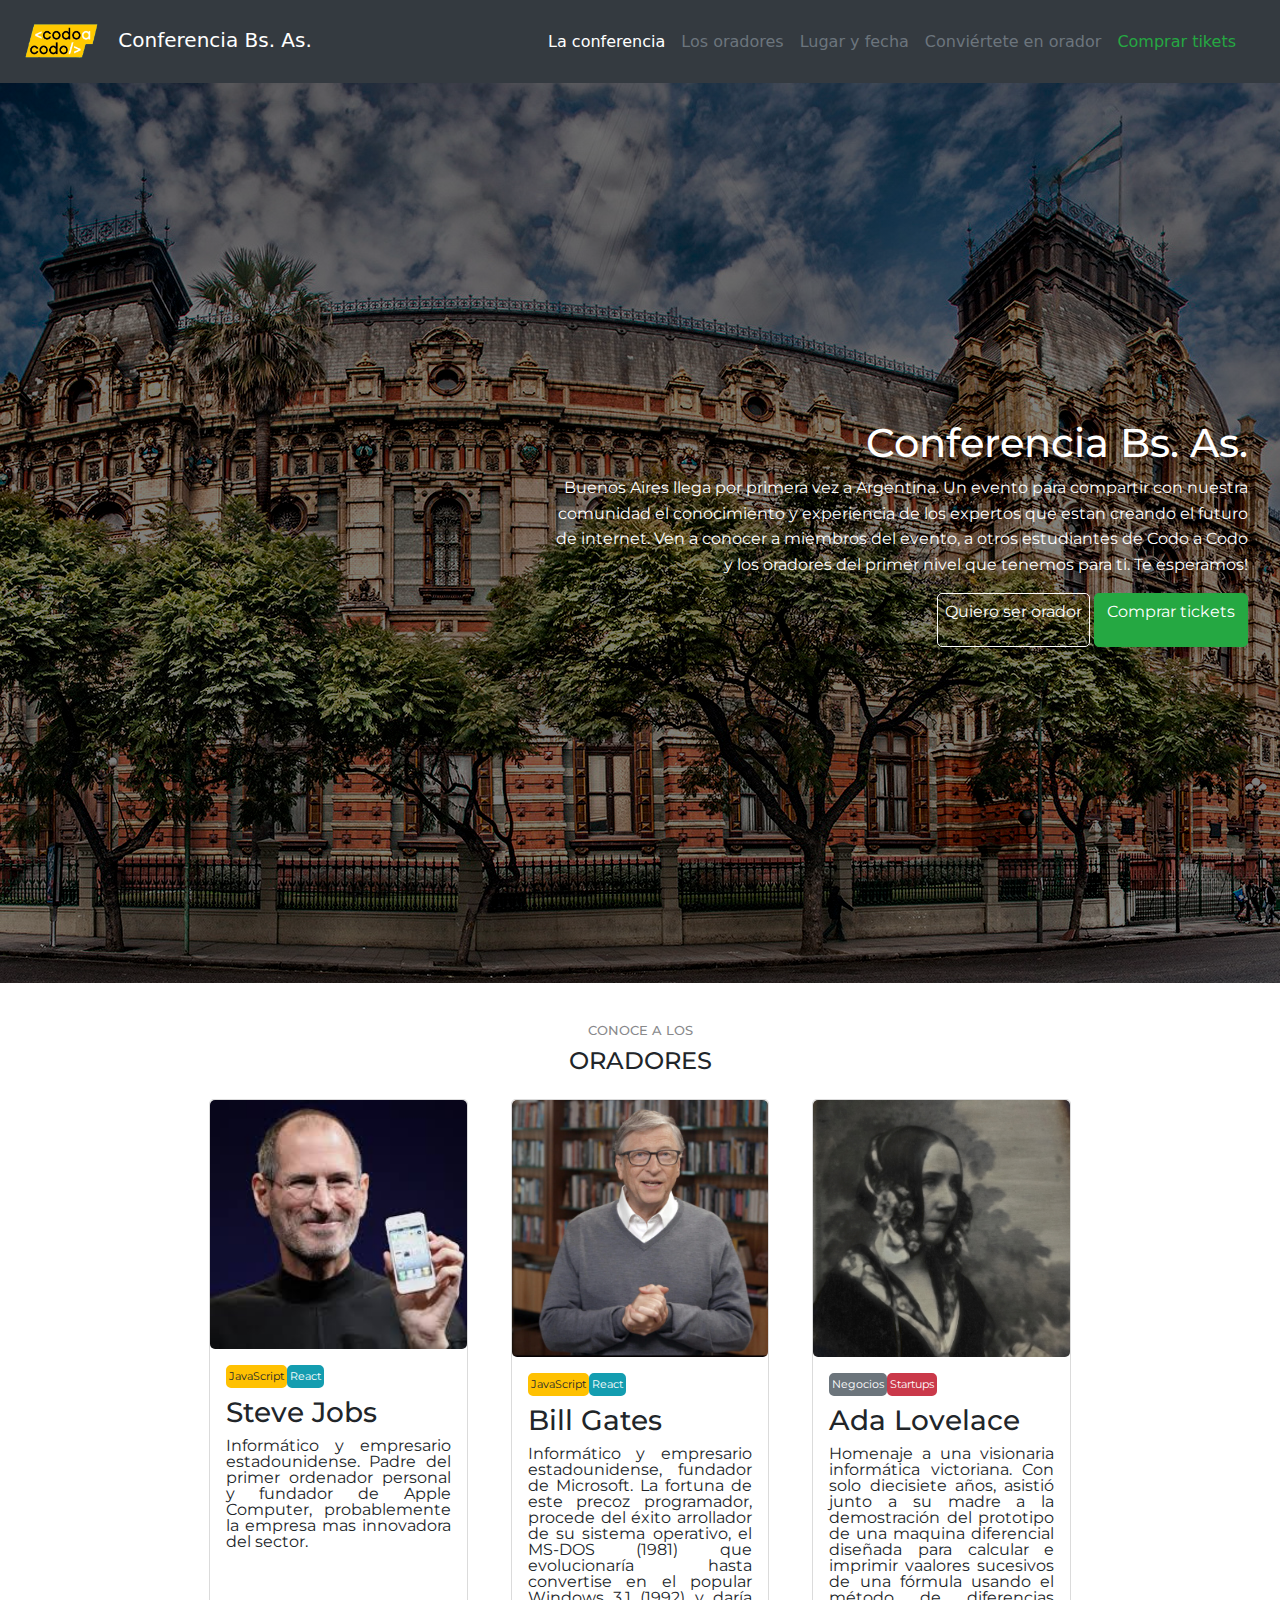
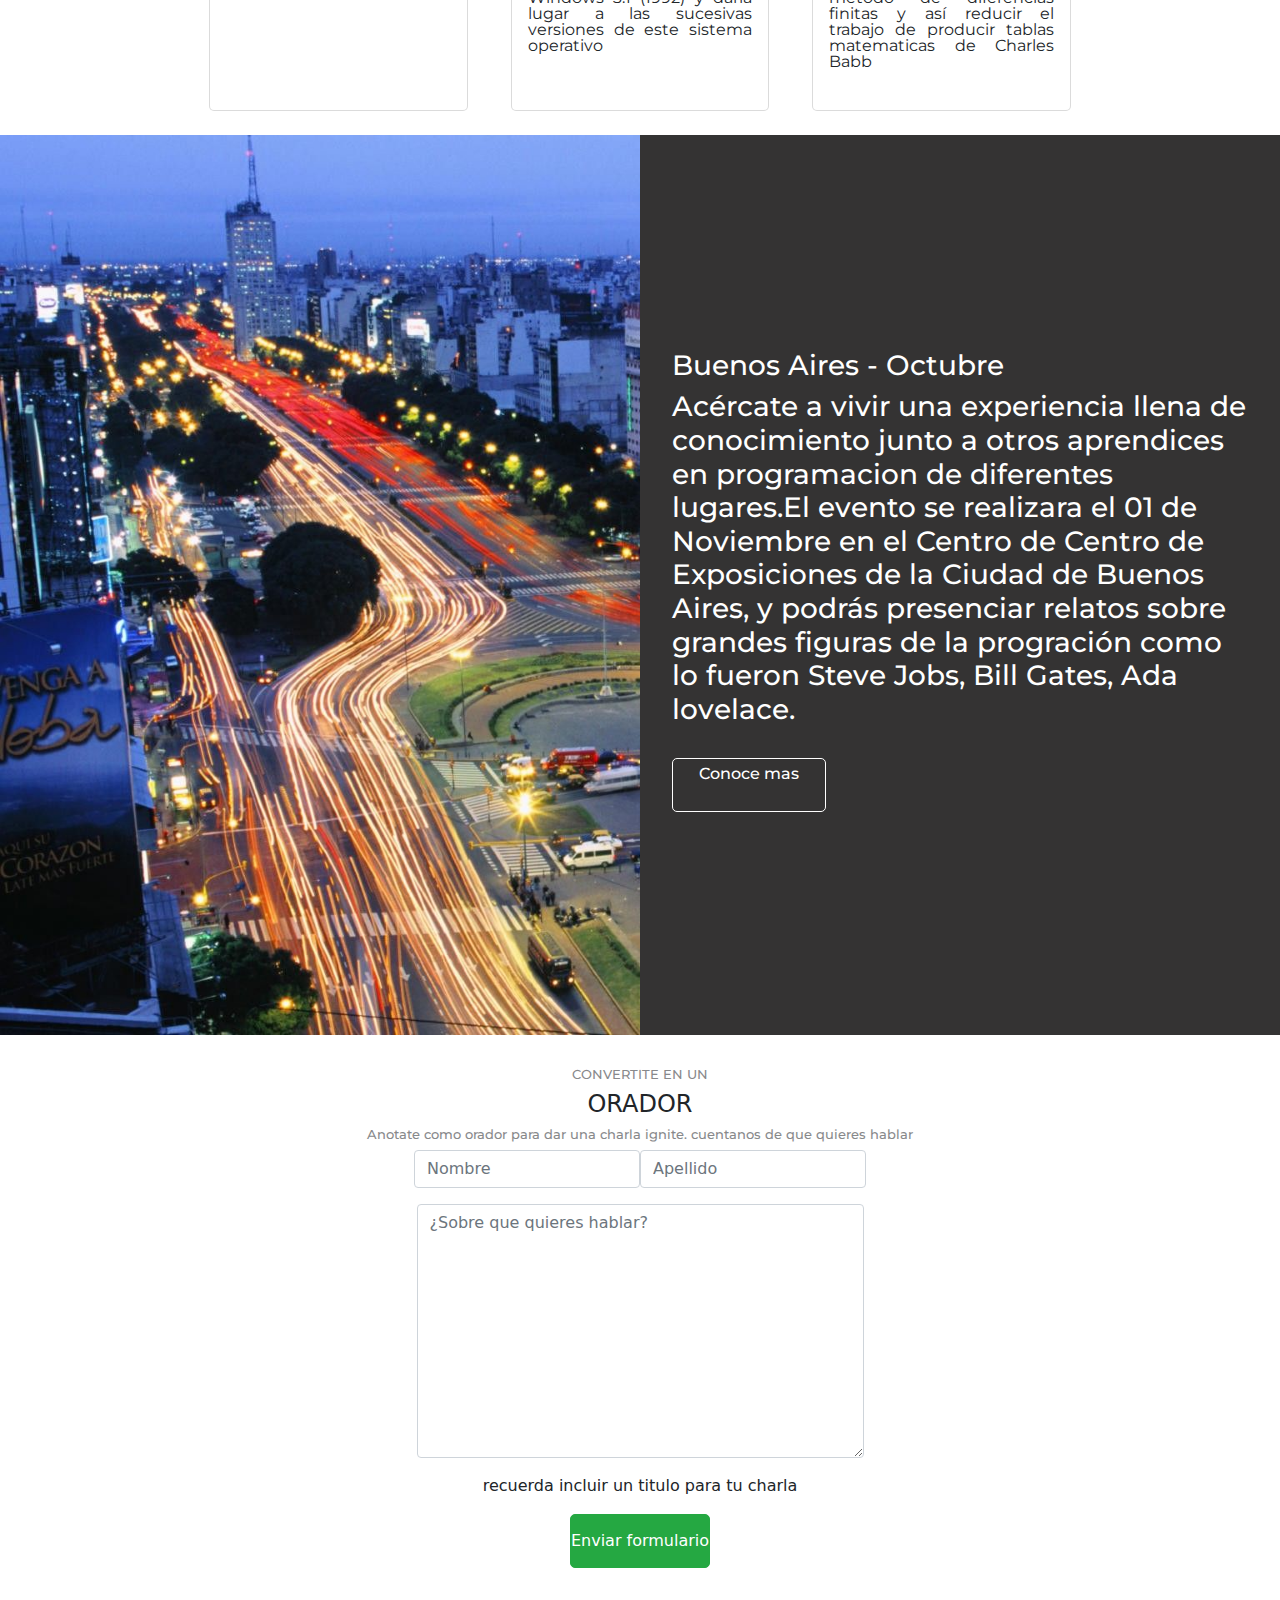
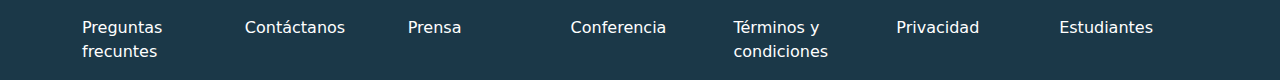
<file: Index.html>
<!DOCTYPE html>
<html lang="es">
    <head>
        <meta charset="UTF-8">
        <meta http-equiv="X-UA-Compatible" content="IE=edge">
        <meta name="viewport" content="width=device-width, initial-scale=1.0">
        <title> La conferencia  </title>
        <link rel= "shorcut icon" href="">
        <link rel="stylesheet" href="./css/bootstrap.min.css">
        

        <link rel="stylesheet" href="./css/estilos.css">
    </head>
    <body>
       <!-- <header class="header_flex">
           <div class="logo">
                <img class="img_logo" src="./assets/images/codoacodo.png" alt="Logo de codo a codo"  loading="lazy"> 
                <h2 class="texto_h2">Conferencia Bs. As.</h2>
           </div>
           
             <nav class="navegador">
                <a  class="link" href="#">La conferencia</a>
                 <a class="link gris" href="#oradores"> Los oradores</a>
                 <a  class="link gris" href="#lugar_y_fecha"> Lugar y fecha </a>
                 <a  class="link gris" href="#contactanos"> Conviértete en orador</a>
                 <a  class="link_ticket" href="./peges/comprar_tickets.html"> Comprar tikets</a>
            </nav>
        </header>-->
        
        <header >
            <nav class="navbar navbar-expand-lg bg_gris">
                <div class="container-fluid">
                  <a class="navbar-brand text-white" href="#">
                    <img src="./assets/images/codoacodo.png" alt="Logo de codo a cod " width="100" loading="lazy" >
                    Conferencia Bs. As.
                </a>
                  <button class="navbar-toggler" type="button" data-bs-toggle="collapse" data-bs-target="#navbarSupportedContent" aria-controls="navbarSupportedContent" aria-expanded="false" aria-label="Toggle navigation">
                    <span class="navbar-toggler-icon"></span>
                  </button>
                  <div class="collapse navbar-collapse" id="navbarSupportedContent">
                    <ul class="navbar-nav me-auto mb-2 mb-lg-0 justificado_final  pe-4 ">
                      <li class="nav-item">
                        <a class="nav-link active text-white" aria-current="page" href="#">La conferencia</a>
                      <li class="nav item"><a  class="nav-link text-muted" href="#oradores"> Los oradores</a></li>
                      <li class="nav item"><a  class="nav-link text-muted" href="#lugar_y_fecha"> Lugar y fecha </a></li>
                      <li class="nav item"><a  class="nav-link text-muted" href="#contactanos"> Conviértete en orador</a></li>
                      <li class="nav item "><a  class="nav-link link_ticket" href="./peges/comprar_tickets.html"> Comprar tikets</a></li>

                      
        
                      
                  </div>
                </div>
              </nav>
        </header>
        
        <main>
            <section class="section_principal">
                
                <div class="contenido_principal"> 
                     <h1> Conferencia Bs. As.</h1>
                    <p> Buenos Aires llega por primera vez a Argentina. Un evento para compartir con nuestra comunidad el conocimiento y experiencia de los expertos que estan creando el futuro de internet. Ven a conocer a miembros del evento, a otros estudiantes de Codo a Codo y los oradores del primer nivel que tenemos para ti. Te esperamos!
                        
                    </p>
                    
                   <div class="caja_links">
                    <a class="link inline_block" href="#contactanos"> Quiero ser orador </a>
                    <a class="link inline_block green" href="./peges/comprar_tickets.html"> Comprar tickets</a>
                </div>
                </div>
              
            </section>
        </main>

        <section class="tarjetas" id="oradores">
            <div class="titulo_tarjetas">
                <h2 class="textos_h2">CONOCE A LOS </h2>
                <h3 class="textos_h3">ORADORES</h3> 
            </div>
            <div class="padre_de_tarjetas">
                <div class="tarjeta_flex">
                    <div class="tarjeta">
                        <img class="tarjeta_imagen" src="./assets/images/steve.jpg" alt=" Steve Jobs" width= "300"  loading="lazy">
                        <div class="tarjeta_contenido">
                            <div class="etiquetas"><div class="java">JavaScript</div>  <div class=react>React</div></div>
                            <h3 class="h3"> Steve Jobs</h3>
                            <div class="tarjeta_parrafo"><p> Informático y empresario estadounidense. Padre del primer ordenador personal  y fundador de Apple Computer, probablemente la empresa mas innovadora del sector.
                            </p> </div>
                        </div>
                            
                       
                    </div>
            
                    <div class="tarjeta">
                        <img class="tarjeta_imagen" src="./assets/images/bill.jpg" alt=" Bill Gates" width= "300" loading="lazy"> 
                        <div class="tarjeta_contenido">
                            <div class="etiquetas"><div class="java">JavaScript</div>  <div class=react>React</div></div>
                            <h3 class="h3"> Bill Gates</h3>
                            <div class="tarjeta_parrafo"><p> Informático y empresario estadounidense, fundador de Microsoft. La fortuna de este precoz programador, procede del éxito arrollador de su sistema operativo, el MS-DOS (1981) que evolucionaría hasta convertise en el popular Windows 3.1 (1992) y daría lugar a las sucesivas versiones de este sistema operativo</p>
                            </div>
                        </div>
                                
                        
                    </div>
            
                    <div class="tarjeta">
                        <img class="tarjeta_imagen" src="./assets/images/ada.jpeg" alt="Ada Lovelace"width= "300" loading="lazy"> 
                        <div class="tarjeta_contenido">
                            <div class="etiquetas"><div class="neg">Negocios</div>  <div class= star>Startups</div></div>
                            <h3 class="h3"> Ada Lovelace</h3>
                            
                            <div class="tarjeta_parrafo"><p>Homenaje a una visionaria informática victoriana. Con solo diecisiete años, asistió junto a su madre a la demostración del prototipo de una maquina diferencial diseñada para calcular  e imprimir vaalores sucesivos de una fórmula usando el método de diferencias finitas y así reducir el trabajo de producir tablas matematicas de Charles Babb </p>
                            </div>
                        
                        </div>                                                       
                    </div>
                </div>
            </div>           
</section>
<section class="section_dividida" id="lugar_y_fecha">
    <div class="img_izq">

    </div>

    <div class="contenido_dere"> 
           
        <div class="tex_dere posicionamiento"><h3> Buenos Aires - Octubre <h3>
            <p> Acércate a vivir una experiencia llena de conocimiento junto a otros aprendices en programacion de diferentes lugares.El evento se realizara el 01 de Noviembre en el Centro de Centro de Exposiciones de la Ciudad de Buenos Aires, y podrás presenciar relatos sobre grandes figuras de la progración como lo fueron Steve Jobs, Bill Gates, Ada lovelace.</p>
            <a class= " link caja_links inline_block" href=""> Conoce mas </a></div>
        
    </div>
</section>


<!--
<section class="formulario" id="contactanos">
    <h3 class="textos_h2">CONVERTITE EN UN</h3>
    <h2 class="textos_h3">ORADOR</h2>
    <h2 class="textos_h2">Anotate como orador para dar una charla ignite. cuentanos de que quieres hablar</h2>
    <form action="">

        <div>
            <input type="text" placeholder="Nombre">
            <input type="text" placeholder="Apellido">
        </div>

        <div>
            <textarea name="" id="" cols="45" rows="10" placeholder="¿Sobre que quieres hablar?"></textarea>
        </div>
        <p>recuerda incluir un titulo para tu charla </p>
        <div>
            <input type="submit" value="Enviar formulario"> 
        </div>
        
    </form>
</section>-->

<section class="formulario container" id="contactanos">
    <h3 class="textos_h2">CONVERTITE EN UN</h3>
    <h2 class="textos_h3">ORADOR</h2>
    <h2 class="textos_h2">Anotate como orador para dar una charla ignite. cuentanos de que quieres hablar</h2>
<div class="row">
    <div class="mb-3 d-flex" >
        <input type="text" class="form-control"id="exampleFormControlInput1" placeholder="Nombre">
        <input type="text" class="form-control"id="exampleFormControlInput2" placeholder="Apellido">
       
      </div>
</div>
 <div class="row">
    <div class="mb-3">
        <textarea name=""class="form-control" id="exampleFormControlTextarea1"  cols="50" rows="10" placeholder="¿Sobre que quieres hablar?"></textarea>
     </div>
 </div>   
 <p>recuerda incluir un titulo para tu charla </p>
        <div>
            <input class="green enviar" type="submit" value="Enviar formulario"> 
        </div>
  
</section> 

<footer class="bg_footer">
   <div class="container">
        <div class="row ">
            <div class="col pt-3 pb-3"><a  class= "text-white text-decoration-none"  href="">Preguntas frecuntes</a></div>
            <div class="col pt-3 pb-3"><a  class= "text-white text-decoration-none"  href="">Contáctanos</a></div>
            <div class="col pt-3 pb-3"><a  class= "text-white text-decoration-none"  href="">Prensa</a></div>
            <div class="col pt-3 pb-3"><a  class= "text-white text-decoration-none"  href="">Conferencia</a></div>
            <div class="col pt-3 pb-3"><a  class= "text-white text-decoration-none " href="">Términos y condiciones</a></div>
            <div class="col pt-3 pb-3"><a  class= "text-white text-decoration-none"  href="">Privacidad</a></div>
            <div class="col pt-3 pb-3"><a  class= "text-white text-decoration-none"   href="">Estudiantes</a></div>
        </div>
    </div>
    
  
    
</footer>
    



    <script src="./js/bootstrap.bundle.min.js"></script>

</body>
</html>
</file>
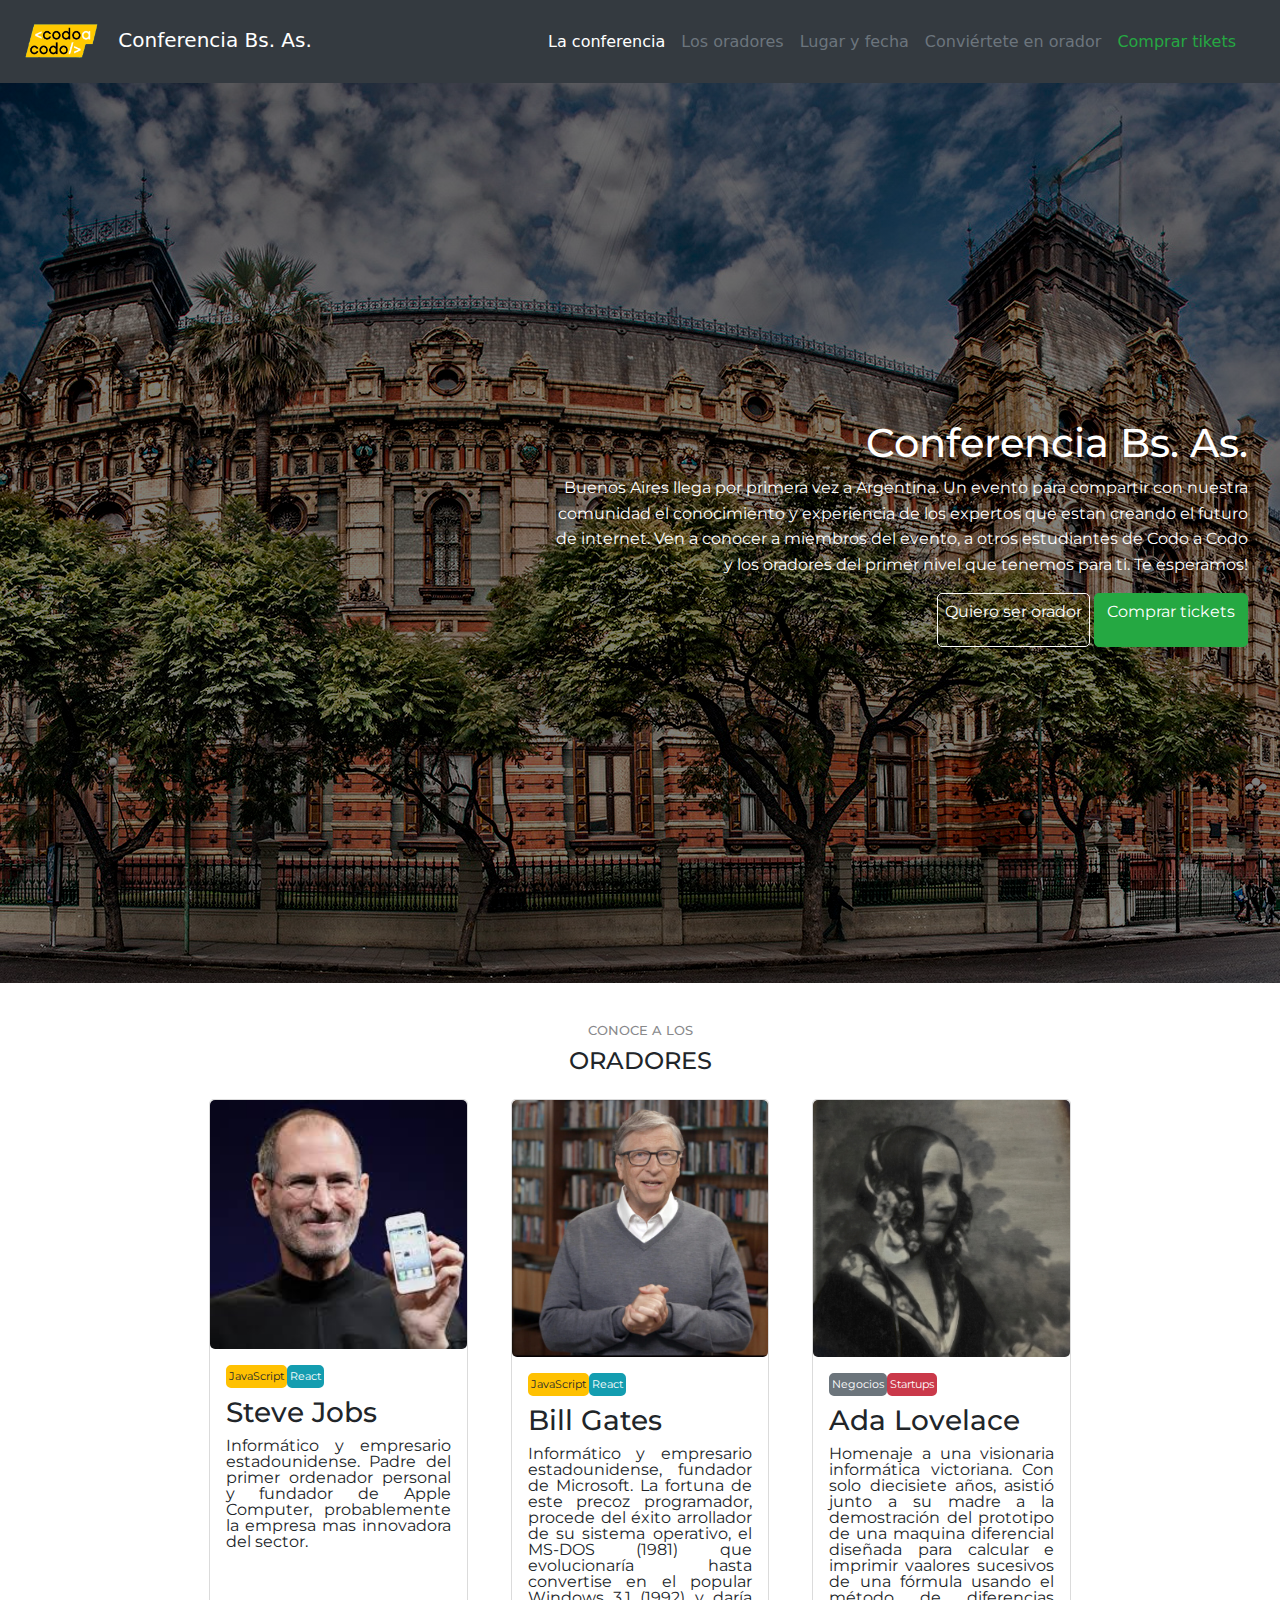
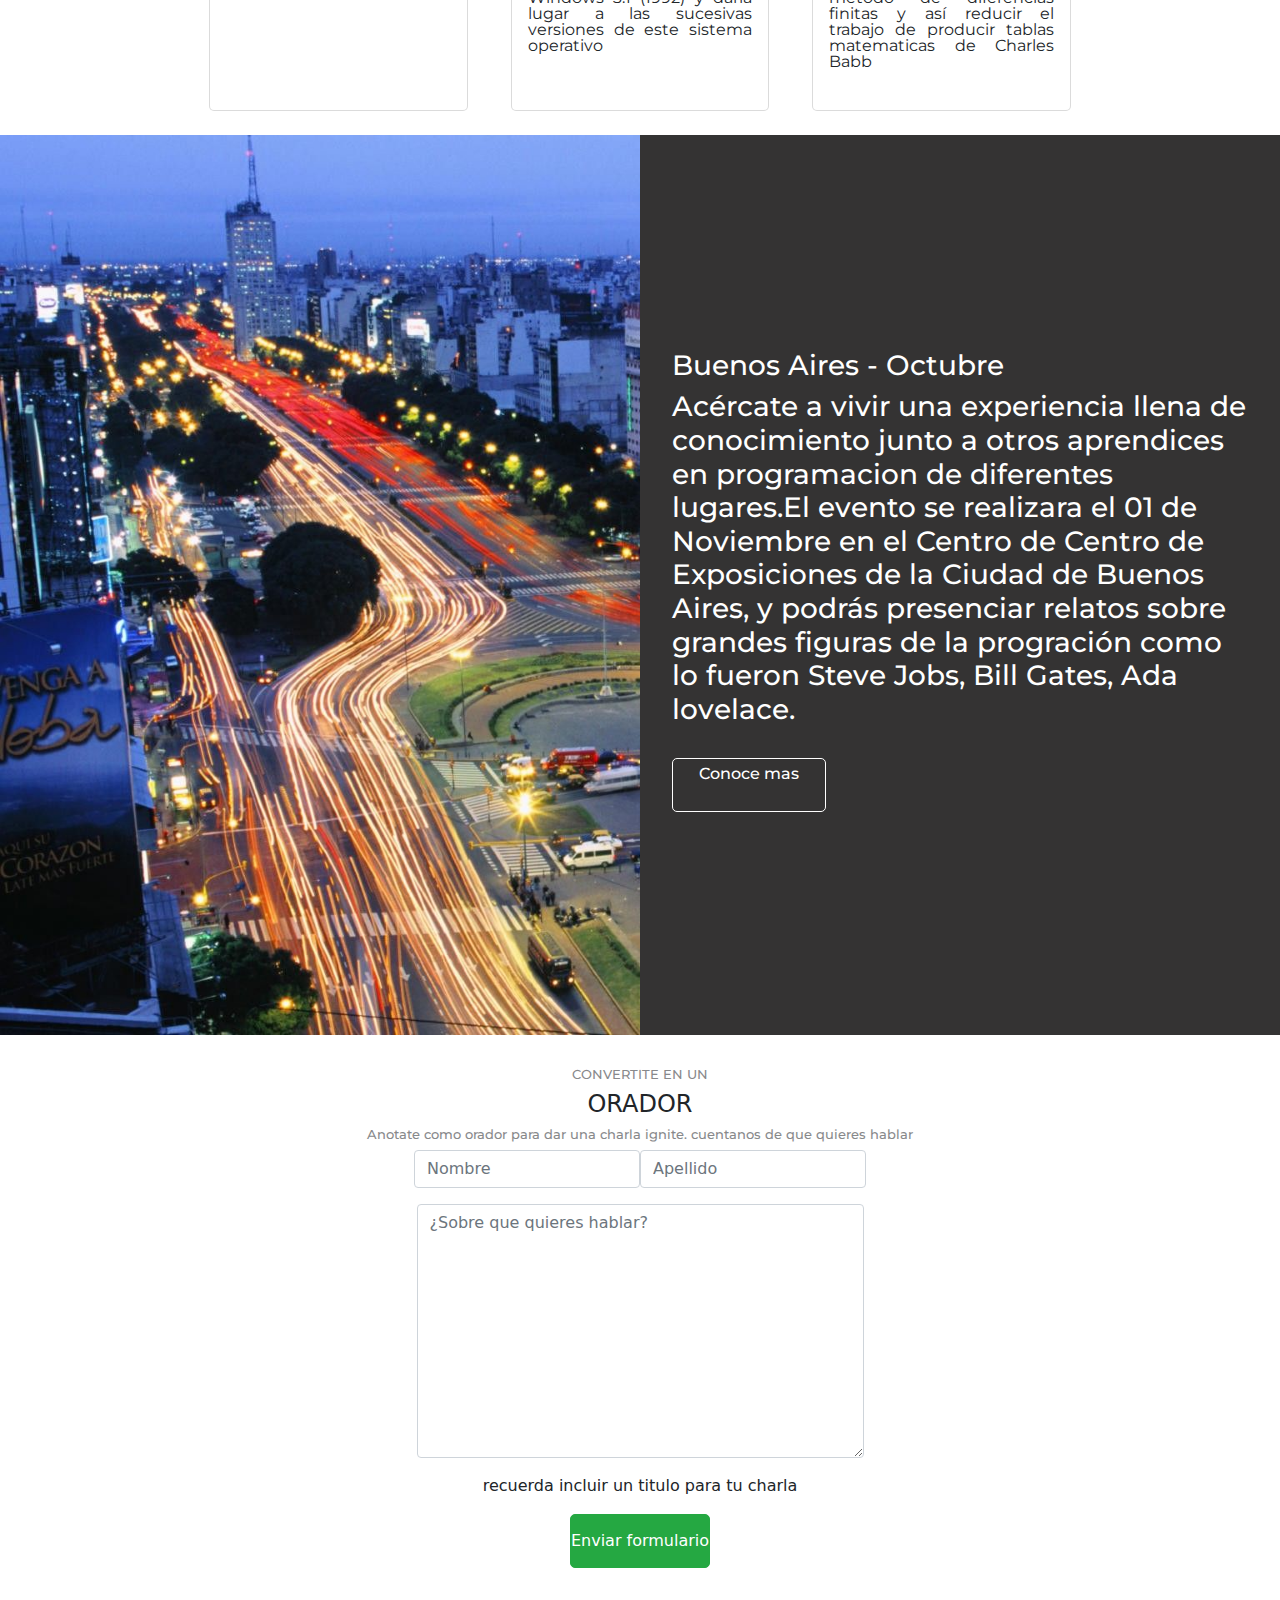
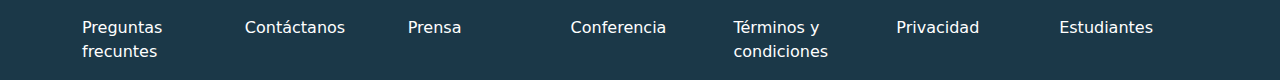
<file: Idex.html>
<!DOCTYPE html>
<html lang="es">
    <head>
        <meta charset="UTF-8">
        <meta http-equiv="X-UA-Compatible" content="IE=edge">
        <meta name="viewport" content="width=device-width, initial-scale=1.0">
        <title> Proyecto de html </title>
        <link rel= "shorcut icon" href="">
        <link rel="stylesheet" href="./css/bootstrap.min.css">
        <link rel="stylesheet" href="./css/estilos.css">
    </head>
    <body>
       <!-- <header class="header_flex">
           <div class="logo">
                <img class="img_logo" src="./assets/images/codoacodo.png" alt="Logo de codo a codo"  loading="lazy"> 
                <h2 class="texto_h2">Conferencia Bs. As.</h2>
           </div>
           
             <nav class="navegador">
                <a  class="link" href="#">La conferencia</a>
                 <a class="link gris" href="#oradores"> Los oradores</a>
                 <a  class="link gris" href="#lugar_y_fecha"> Lugar y fecha </a>
                 <a  class="link gris" href="#contactanos"> Conviértete en orador</a>
                 <a  class="link_ticket" href="./peges/comprar_tickets.html"> Comprar tikets</a>
            </nav>
        </header>-->
        
        <header >
            <nav class="navbar navbar-expand-lg bg_gris">
                <div class="container-fluid">
                  <a class="navbar-brand text-white" href="#">
                    <img src="./assets/images/codoacodo.png" alt="Logo de codo a cod " width="100" loading="lazy" >
                    Conferencia Bs. As.
                </a>
                  <button class="navbar-toggler" type="button" data-bs-toggle="collapse" data-bs-target="#navbarSupportedContent" aria-controls="navbarSupportedContent" aria-expanded="false" aria-label="Toggle navigation">
                    <span class="navbar-toggler-icon"></span>
                  </button>
                  <div class="collapse navbar-collapse" id="navbarSupportedContent">
                    <ul class="navbar-nav me-auto mb-2 mb-lg-0 justificado_final  pe-4 ">
                      <li class="nav-item">
                        <a class="nav-link active text-white" aria-current="page" href="#">La conferencia</a>
                      <li class="nav item"><a  class="nav-link text-muted" href="#oradores"> Los oradores</a></li>
                      <li class="nav item"><a  class="nav-link text-muted" href="#lugar_y_fecha"> Lugar y fecha </a></li>
                      <li class="nav item"><a  class="nav-link text-muted" href="#contactanos"> Conviértete en orador</a></li>
                      <li class="nav item "><a  class="nav-link link_ticket" href="./peges/comprar_tickets.html"> Comprar tikets</a></li>

                      
        
                      
                  </div>
                </div>
              </nav>
        </header>
        
        <main>
            <section class="section_principal">
                
                <div class="contenido_principal"> 
                     <h1> Conferencia Bs. As.</h1>
                    <p> Buenos Aires llega por primera vez a Argentina. Un evento para compartir con nuestra comunidad el conocimiento y experiencia de los expertos que estan creando el futuro de internet. Ven a conocer a miembros del evento, a otros estudiantes de Codo a Codo y los oradores del primer nivel que tenemos para ti. Te esperamos!
                        
                    </p>
                    
                   <div class="caja_links">
                    <a class="link inline_block" href="#contactanos"> Quiero ser orador </a>
                    <a class="link inline_block green" href="./peges/comprar_tickets.html"> Comprar tickets</a>
                </div>
                </div>
              
            </section>
        </main>

        <section class="tarjetas" id="oradores">
            <div class="titulo_tarjetas">
                <h2 class="textos_h2">CONOCE A LOS </h2>
                <h3 class="textos_h3">ORADORES</h3> 
            </div>
            <div class="padre_de_tarjetas">
                <div class="tarjeta_flex">
                    <div class="tarjeta">
                        <img class="tarjeta_imagen" src="./assets/images/steve.jpg" alt=" Steve Jobs" width= "300"  loading="lazy">
                        <div class="tarjeta_contenido">
                            <div class="etiquetas"><div class="java">JavaScript</div>  <div class=react>React</div></div>
                            <h3 class="h3"> Steve Jobs</h3>
                            <div class="tarjeta_parrafo"><p> Informático y empresario estadounidense. Padre del primer ordenador personal  y fundador de Apple Computer, probablemente la empresa mas innovadora del sector.
                            </p> </div>
                        </div>
                            
                       
                    </div>
            
                    <div class="tarjeta">
                        <img class="tarjeta_imagen" src="./assets/images/bill.jpg" alt=" Bill Gates" width= "300" loading="lazy"> 
                        <div class="tarjeta_contenido">
                            <div class="etiquetas"><div class="java">JavaScript</div>  <div class=react>React</div></div>
                            <h3 class="h3"> Bill Gates</h3>
                            <div class="tarjeta_parrafo"><p> Informático y empresario estadounidense, fundador de Microsoft. La fortuna de este precoz programador, procede del éxito arrollador de su sistema operativo, el MS-DOS (1981) que evolucionaría hasta convertise en el popular Windows 3.1 (1992) y daría lugar a las sucesivas versiones de este sistema operativo</p>
                            </div>
                        </div>
                                
                        
                    </div>
            
                    <div class="tarjeta">
                        <img class="tarjeta_imagen" src="./assets/images/ada.jpeg" alt="Ada Lovelace"width= "300" loading="lazy"> 
                        <div class="tarjeta_contenido">
                            <div class="etiquetas"><div class="neg">Negocios</div>  <div class= star>Startups</div></div>
                            <h3 class="h3"> Ada Lovelace</h3>
                            
                            <div class="tarjeta_parrafo"><p>Homenaje a una visionaria informática victoriana. Con solo diecisiete años, asistió junto a su madre a la demostración del prototipo de una maquina diferencial diseñada para calcular  e imprimir vaalores sucesivos de una fórmula usando el método de diferencias finitas y así reducir el trabajo de producir tablas matematicas de Charles Babb </p>
                            </div>
                        
                        </div>                                                       
                    </div>
                </div>
            </div>           
</section>
<section class="section_dividida" id="lugar_y_fecha">
    <div class="img_izq">

    </div>

    <div class="contenido_dere"> 
           
        <div class="tex_dere posicionamiento"><h3> Buenos Aires - Octubre <h3>
            <p> Acércate a vivir una experiencia llena de conocimiento junto a otros aprendices en programacion de diferentes lugares.El evento se realizara el 01 de Noviembre en el Centro de Centro de Exposiciones de la Ciudad de Buenos Aires, y podrás presenciar relatos sobre grandes figuras de la progración como lo fueron Steve Jobs, Bill Gates, Ada lovelace.</p>
            <a class= " link caja_links inline_block" href=""> Conoce mas </a></div>
        
    </div>
</section>


<!--
<section class="formulario" id="contactanos">
    <h3 class="textos_h2">CONVERTITE EN UN</h3>
    <h2 class="textos_h3">ORADOR</h2>
    <h2 class="textos_h2">Anotate como orador para dar una charla ignite. cuentanos de que quieres hablar</h2>
    <form action="">

        <div>
            <input type="text" placeholder="Nombre">
            <input type="text" placeholder="Apellido">
        </div>

        <div>
            <textarea name="" id="" cols="45" rows="10" placeholder="¿Sobre que quieres hablar?"></textarea>
        </div>
        <p>recuerda incluir un titulo para tu charla </p>
        <div>
            <input type="submit" value="Enviar formulario"> 
        </div>
        
    </form>
</section>-->

<section class="formulario container" id="contactanos">
    <h3 class="textos_h2">CONVERTITE EN UN</h3>
    <h2 class="textos_h3">ORADOR</h2>
    <h2 class="textos_h2">Anotate como orador para dar una charla ignite. cuentanos de que quieres hablar</h2>
<div class="row">
    <div class="mb-3 d-flex" >
        <input type="text" class="form-control"id="exampleFormControlInput1" placeholder="Nombre">
        <input type="text" class="form-control"id="exampleFormControlInput2" placeholder="Apellido">
       
      </div>
</div>
 <div class="row">
    <div class="mb-3">
        <textarea name=""class="form-control" id="exampleFormControlTextarea1"  cols="50" rows="10" placeholder="¿Sobre que quieres hablar?"></textarea>
     </div>
 </div>   
 <p>recuerda incluir un titulo para tu charla </p>
        <div>
            <input class="green enviar" type="submit" value="Enviar formulario"> 
        </div>
  
</section> 

<footer class="bg_footer">
   <div class="container">
        <div class="row ">
            <div class="col pt-3 pb-3"><a  class= "text-white text-decoration-none"  href="">Preguntas frecuntes</a></div>
            <div class="col pt-3 pb-3"><a  class= "text-white text-decoration-none"  href="">Contáctanos</a></div>
            <div class="col pt-3 pb-3"><a  class= "text-white text-decoration-none"  href="">Prensa</a></div>
            <div class="col pt-3 pb-3"><a  class= "text-white text-decoration-none"  href="">Conferencia</a></div>
            <div class="col pt-3 pb-3"><a  class= "text-white text-decoration-none " href="">Términos y condiciones</a></div>
            <div class="col pt-3 pb-3"><a  class= "text-white text-decoration-none"  href="">Privacidad</a></div>
            <div class="col pt-3 pb-3"><a  class= "text-white text-decoration-none"   href="">Estudiantes</a></div>
        </div>
    </div>
    
  
    
</footer>
    



    <script src="./js/bootstrap.bundle.min.js"></script>

</body>
</html>
</file>
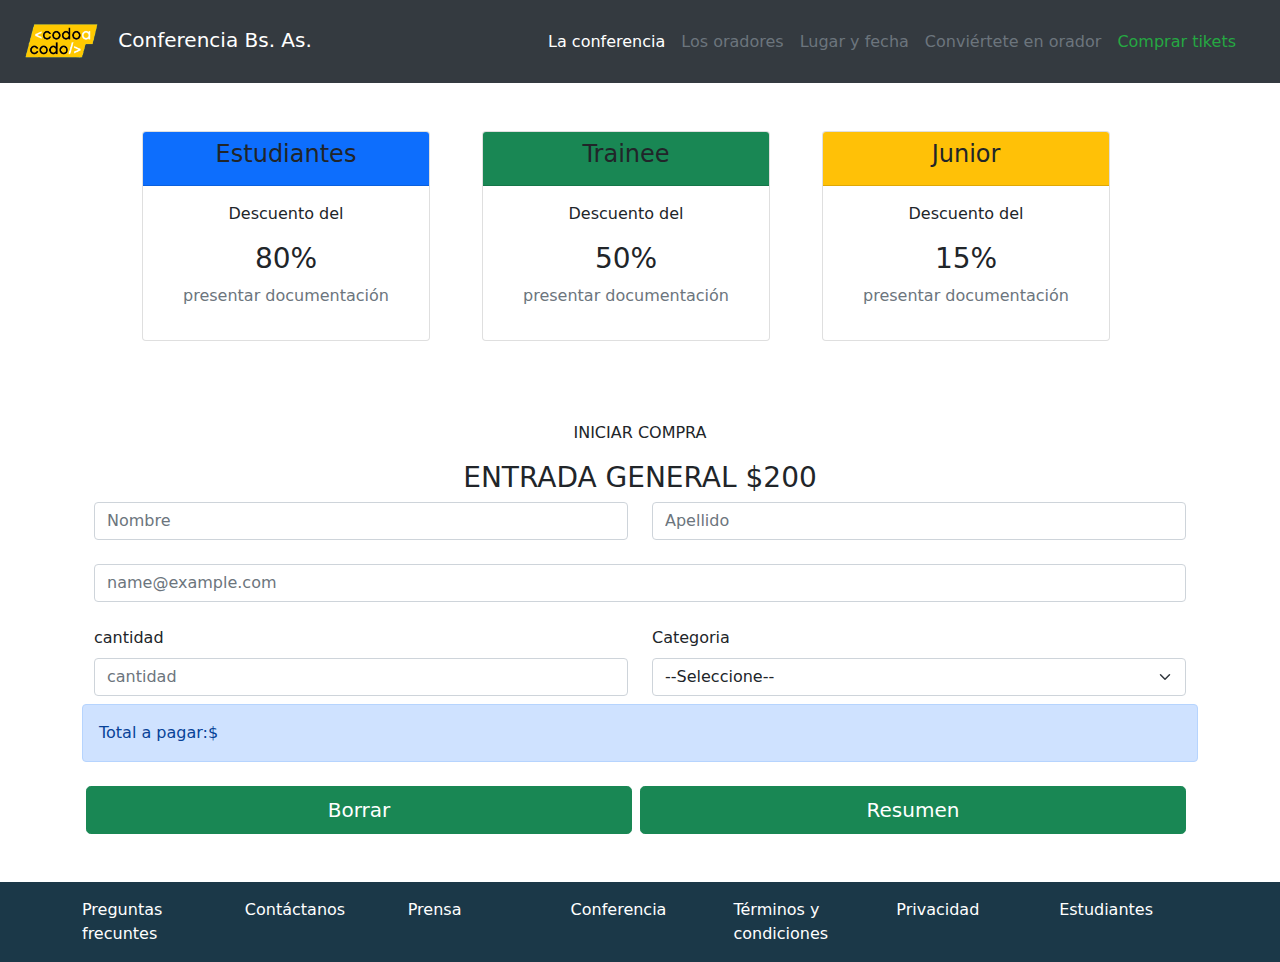
<file: peges/comprar_tickets.html>
<!DOCTYPE html>
<html lang="es">
    <head>
        <meta charset="UTF-8">
        <meta http-equiv="X-UA-Compatible" content="IE=edge">
        <meta name="viewport" content="width=device-width, initial-scale=1.0">
        <title> Comprar tickets</title>
        <link rel="stylesheet" href="../css/bootstrap.min.css">
        <link rel="stylesheet" href="../css/estilos.css">
    </head>

    <body>
        
        <header >
        <nav class="navbar navbar-expand-lg bg_gris">
            <div class="container-fluid">
              <a class="navbar-brand text-white" href="#">
                <img src="../assets/images/codoacodo.png" alt="Logo de codo a codo " width="100" loading="lazy" >
                Conferencia Bs. As.
            </a>
              <button class="navbar-toggler" type="button" data-bs-toggle="collapse" data-bs-target="#navbarSupportedContent" aria-controls="navbarSupportedContent" aria-expanded="false" aria-label="Toggle navigation">
                <span class="navbar-toggler-icon"></span>
              </button>
              <div class="collapse navbar-collapse" id="navbarSupportedContent">
                <ul class="navbar-nav me-auto mb-2 mb-lg-0 justificado_final  pe-4 ">
                  <li class="nav-item">
                    <a class="nav-link active text-white" aria-current="page" href="../Index.html">La conferencia</a>
                  <li class="nav item"><a  class="nav-link text-muted" href="../Index.html"> Los oradores</a></li>
                  <li class="nav item"><a  class="nav-link text-muted" href="../Index.html"> Lugar y fecha </a></li>
                  <li class="nav item"><a  class="nav-link text-muted" href="../Index.html"> Conviértete en orador</a></li>
                  <li class="nav item "><a  class="nav-link link_ticket" href="#"> Comprar tikets</a></li>
                  
              </div>
            </div>
          </nav>
        </header>
       
        <main >
            <div class="text-center align-item-center py-5 container" style="width: 100%">
            <div class="row mx-5">
                
                <div class="col ml-5 start-left">
                    <div class="card" style="width: 18rem;">
                        <div class="card-header bg-primary text-center"><h4>Estudiantes</h4></div>
                    <div class="card-body ">
                        <div class="card-text text-center">
                        <p>Descuento del</p>
                        <h3>80%</h3>
                        <p class="text-secondary">presentar documentación</p>
                        </div>
                    </div>
                    </div>

                </div>
                
                <div class="col ml-5">
                    <div class="card" style="width: 18rem;">
                        <div class="card-header bg-success text-center"><h4>Trainee</h4></div>
                    <div class="card-body">
                        <div class="card-text text-center">
                        <p>Descuento del</p>
                        <h3>50%</h3>
                        <p class="text-secondary">presentar documentación</p>
                        </div>
                    </div>
                    </div>

                </div>

                <div class="col ml-5">
                    <div class="card" style="width: 18rem;">
                        <div class="card-header bg-warning text-center"><h4>Junior</h4></div>
                    <div class="card-body">
                        <div class="card-text text-center">
                        <p>Descuento del</p>
                        <h3>15%</h3>
                        <p class="text-secondary">presentar documentación</p>
                        </div>
                    </div>
                    </div>

                </div>
            </div>
        </div>
        </main>

        <section class=" formulario container">
            <p class="text-center">INICIAR COMPRA </p>
            <h3 class="text-center">ENTRADA GENERAL $200</h3>

            <div class="d-flex flex-wrap container " >
                <form class="row g-4" action="">
               
                <div class="col-6">
                    <input type="text" class="form-control"id="nombre" placeholder="Nombre" required>
                </div>
                <div class="col-6">
                    <input type="text" class="form-control"id="apellido" placeholder="Apellido" required>
                </div>
                
                <div class="col-12">
                    <input type="email" class="form-control" id="mail" placeholder="name@example.com" required>
                </div>
                <div class="col-6">
                    <label for="cantidadTickets" class="form-label">cantidad</label>
                    <input type="number" class="form-control"id="cantidadTickets" placeholder="cantidad">
                </div>
                <div class="col-6">
                    <label for="Categoria" class="form-label">Categoria</label>
                    <select class="form-select" aria-label="Categoria" id="categoria">
                        <option value="" selected>--Seleccione--</option>
                    <option value="0">Sin categoria</option>
                    <option value="1">Estudiante</option>
                    <option value="2">Trainee</option>
                    <option value="3">Junior</option>
                  </select>
                </div>
                
                <div class="alert alert-primary mt-2 mb-4" role="alert"> 
                    Total a pagar:$ <span id="totalPago" class="aling-middle"></span>
                </div>
                <div class="row gx-2">
                    <div class=" col-md mb-3">
                    <button type="reset" class=" w-100 btn btn-lg  btn-success btn-form " id="btnBorrar">Borrar</button>
                    </div>
                    <div class="col-md mb-3">
                    <button type="button" class=" w-100 btn btn-lg btn-success btn-form "  id="btnResumen">Resumen</button>
                  </div>
                </div>  
            </form>
            </div>
        </section>

        <footer class="bg_footer">
            <div class="container">
                 <div class="row ">
                     <div class="col pt-3 pb-3"><a  class= "text-white text-decoration-none"  href="">Preguntas frecuntes</a></div>
                     <div class="col pt-3 pb-3"><a  class= "text-white text-decoration-none"  href="">Contáctanos</a></div>
                     <div class="col pt-3 pb-3"><a  class= "text-white text-decoration-none"  href="">Prensa</a></div>
                     <div class="col pt-3 pb-3"><a  class= "text-white text-decoration-none"  href="">Conferencia</a></div>
                     <div class="col pt-3 pb-3"><a  class= "text-white text-decoration-none " href="">Términos y condiciones</a></div>
                     <div class="col pt-3 pb-3"><a  class= "text-white text-decoration-none"  href="">Privacidad</a></div>
                     <div class="col pt-3 pb-3"><a  class= "text-white text-decoration-none"   href="">Estudiantes</a></div>
                 </div>
             </div>
             
           
             
         </footer>   
     
    <script src="../js/bootstrap.bundle.min.js"></script>
    <script src="../js/main.js"></script>
    </body> 
    </html>
</file>
<file: css/estilos.css>
@import url('https://fonts.googleapis.com/css2?family=Montserrat:ital,wght@0,200;0,300;0,400;0,700;1,200;1,400;1,500&display=swap');
*{
    margin: 0;
    padding: 0;
    box-sizing: border-box;
}

.bg_gris{
    background-color: rgb(52,58,64);
}
.header_flex{
    background-color: rgb(52,58,64);
    display: flex;
    justify-content: center;
    font-family: 'Montserrat', sans-serif;
    font-size: 1rem;
  
}

.logo{
    display: flex;
    align-items: center;
    width:50% ;
    padding-left: 2rem;
    
}
.img_logo{
    width: 15%;
}

.navegador{
    padding-right: 2.5rem;
    width: 50%;
    display: flex;
    align-items: center;
    justify-content: space-between;
    font-size: 1rem;
}
.link{
    text-decoration: none;
    color: white;
    font-family: 'Montserrat', sans-serif;
    font-size: 1rem;
    
}

.gris{
    color: rgb(136,137,139);
}
.link_ticket2{
    color: rgb(37,168, 66);
    text-decoration: none;
}
.link_ticket{
    text-decoration: none;
    color: rgb(37,168, 66);
    
}
.texto_h2{
    color: white;
    font-size: 1.5rem;
    font-family: "Montserrat", 300;
}
.imagen_main{
    width: 100%;
}
.justificado_final{
    display: flex;
    justify-content: flex-end;
    width: 100%;
}
.section_principal{
    background-image: linear-gradient(to right,rgb(0 0 0 /.5),rgb(0 0 0 /.5)), url("../assets/images/ba1.jpg");
    height:100vh;
    width: 100%;
    display: flex;
    justify-content:flex-end;
    align-items:center;

}
.contenido_principal{
    width: 60%;
    text-align: right;
    color: white;
    font-family: 'Montserrat', sans-serif;
    line-height: 1.6;
    padding: 2rem;
    
}
.caja_links{ margin-top: 1rem;}

.inline_block{ 
    display: inline-block;
    height: 6vh;
    width: 12vw;
    border: 1px solid white;
    border-radius: 5px;
    text-align: center;
    padding: 0.3rem;
    
    
}    
.green{
    background-color:  rgb(37,168, 66);
    border: 1px solid rgb(37,168, 66);
}

.titulo_tarjetas{
    text-align: center;
    margin: 1rem;
    font-family: 'Montserrat', sans-serif;
}
.textos_h2{
    font-family: 'Montserrat', sans-serif, 'extraligero 200';
    font-size: .8rem;
    color: rgb(136,137,139);

}

.textos_h3{
    font-size: 1.5rem;
}


.tarjetas{
    
    display:flex;
    flex-direction: column;
    align-items: center;
    padding: 1.5rem;
    
    
}
.tarjeta_flex{
    display: flex;
    width: 70%;
    justify-content: space-between;
    

   
}
.padre_de_tarjetas{
    width: 100%;
    display:flex;
    justify-content: center;
    align-items: center;

}

.tarjeta{
    background-color: white;
    width: 30%;
    border: 1px solid rgba(128, 128, 128, 0.283);
    border-radius: 5px;
    
}
.etiquetas{ 
    display: flex;
    width: 40%;    
    font-family: 'Montserrat', sans-serif;
    justify-content: space-between;
    font-size: .7rem;
    
}
.java{
    background-color: rgb(255, 193, 2);
    border: solid  rgb(255, 193, 2) ;
    border-radius: 5px;

}
.react{
    background-color: rgb(20, 157, 176);
    color: white;
    border: solid rgb(20, 157, 176);
    border-radius: 5px;
    
}
    
.neg{
    background-color: rgb(108, 117, 124);
    border: solid  rgb(108, 117, 124) ;
    border-radius: 5px;
    color: white;
    
}

.star{
    background-color: rgb(202, 57, 74);
    border: solid  rgb(202, 57, 74) ;
    border-radius: 5px;
    color:white
}
.h3{
    font-family: 'Montserrat', sans-serif;
    margin-top: .5rem;
    margin-bottom: .5rem;
}
    

.tarjeta_parrafo{
    width: 100%;
    font-family: 'Montserrat', sans-serif;
    font-size: 1rem;
    text-align:justify;
    line-height: 1;
    
}
.tarjeta_imagen{
    width: 100%;
    border-radius: 5px
}

.tarjeta_contenido{
    padding: 1rem;
    margin-bottom: 0.5rem;
}

.section_dividida{
    display: flex;
    height: 100vh;
 }
 .img_izq{
        height: 100%;
        width: 50%;
        background-image: url(../assets/images/ba3.jpg);
        background-size: cover;
 }
 .contenido_dere{
    height:100%;
    width:50%;
    padding:2rem ;
    background-color: #343333;
    color:white;
    font-family: 'Montserrat', sans-serif;
    font-size: .5rem;
    display: flex;
    flex-direction: column;
    align-items: flex-start;
    text-align:left;
    line-height: 1.6;
    justify-content:center;
 }
 
 
.formulario{
    display: flex;
    flex-direction: column;
    align-items: center;
    margin-top: 2rem;
    margin-bottom: 2rem;
    /*font-family: 'Montserrat', sans-serif;
    font-size: 1rem;*/
}
.enviar{
    color: white;
    height: 6vh;
    
    border-radius: 5px;
    
}

.bg_footer{
    background-color: rgb(27,56,72);
    
}

@media screen and (max-width: 900px){
        
    .section_principal{
        justify-content:center;
    }
    .contenido_principal{
        width: 90%;
        text-align: center;
        
    }
    .caja_links{
        display: flex;
        flex-direction:column;
        align-items: center;
        margin-bottom: 2%;
    }
   
    .inline_block{ 
        display: inline-block;
        height: 4vh;
        width: 50%;
        border: 1px solid white;
        border-radius: 5px;
        text-align: center;
        padding: 0.1rem;
        margin-top: 1rem;
    }
    .green{
        background-color:  rgb(37,168, 66);
        border: 1px solid rgb(37,168, 66);
    }
    
    .tarjeta_flex{
        flex-direction: column;
    }
    
    .tarjeta{
        width: 100%;
        margin-bottom: 1rem;
        box-shadow: -7px -7px 50px 6px rgba(0,0,0,0.54);
        -webkit-box-shadow: -7px -7px 50px 6px rgba(0,0,0,0.54);
        -moz-box-shadow: -7px -7px 50px 6px rgba(0,0,0,0.54);
    }

    .section_dividida{
        flex-direction: column;
    }

    .img_izq{width: 100%;
    }

    .contenido_dere{width: 100%;
    font-size: 1rem;
}
/*comprar tickets*/
.espacio{
   align-content: center;    
}


}
</file>
